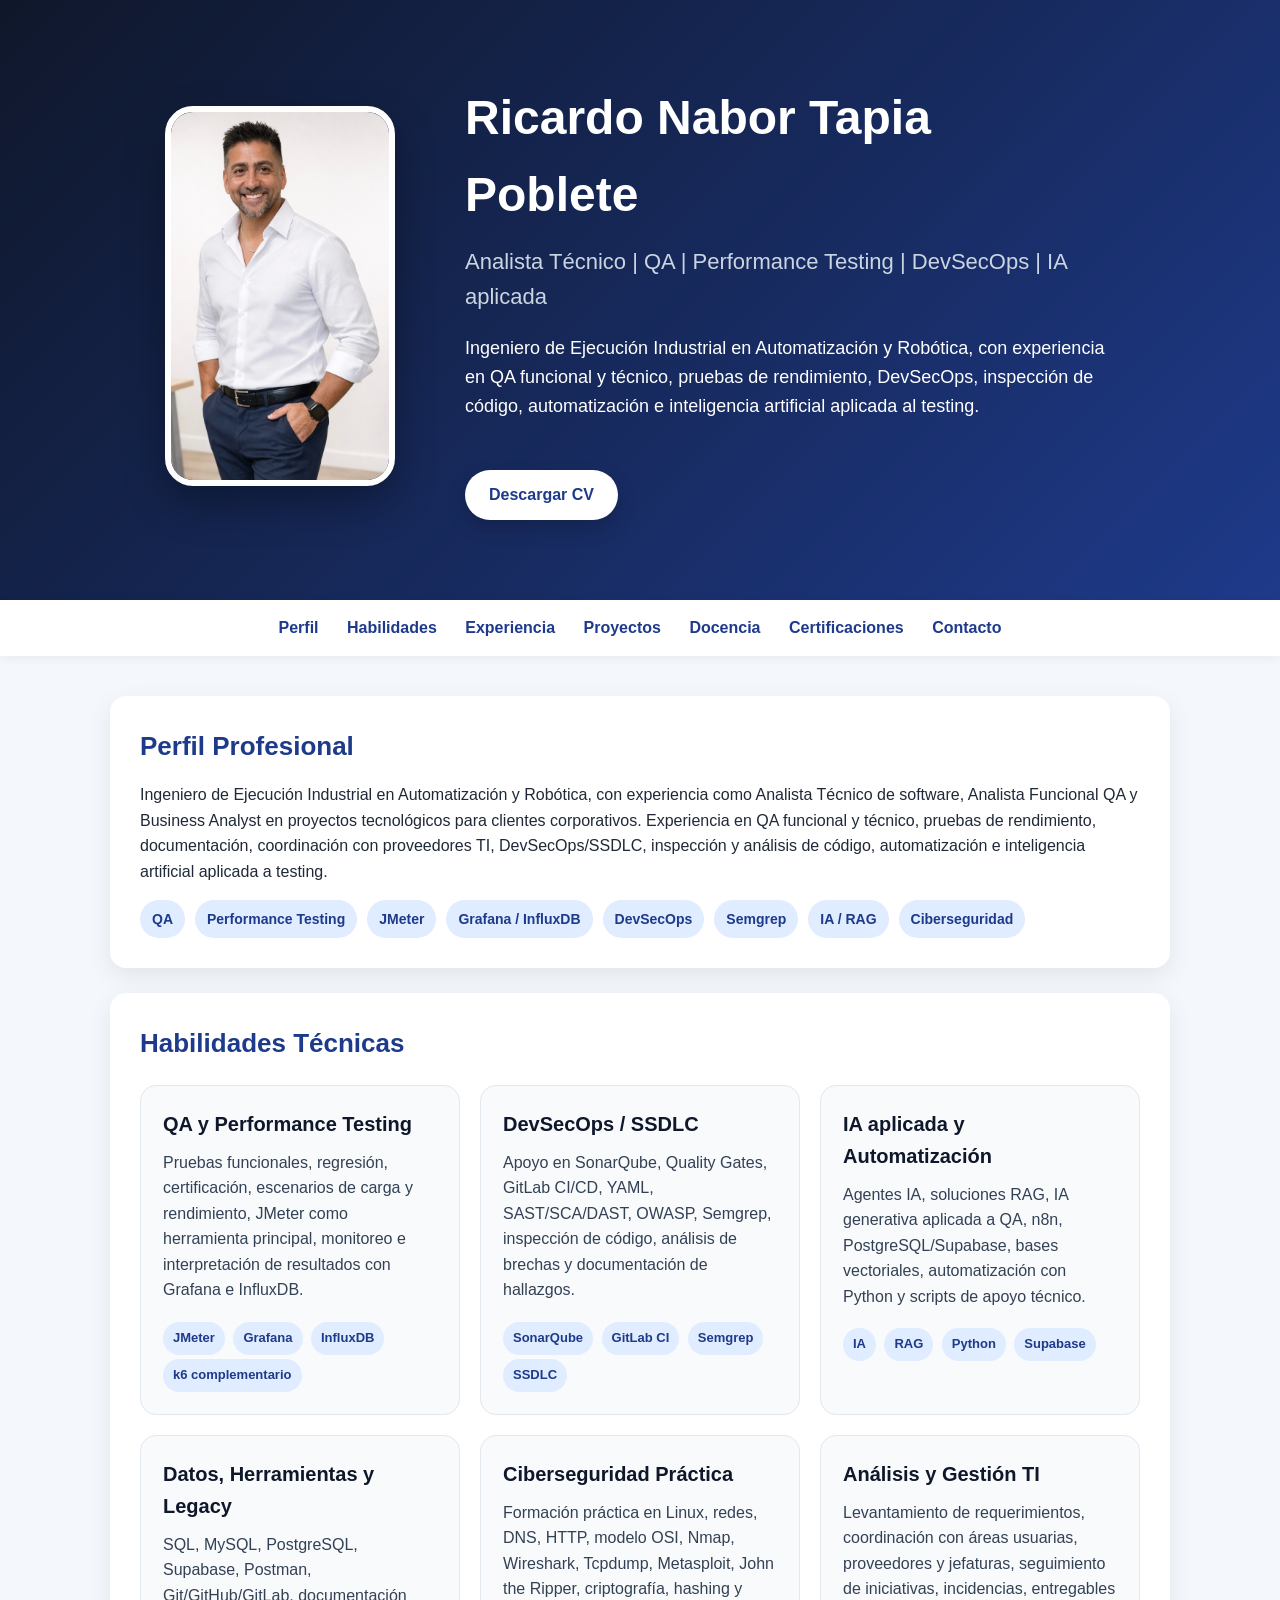
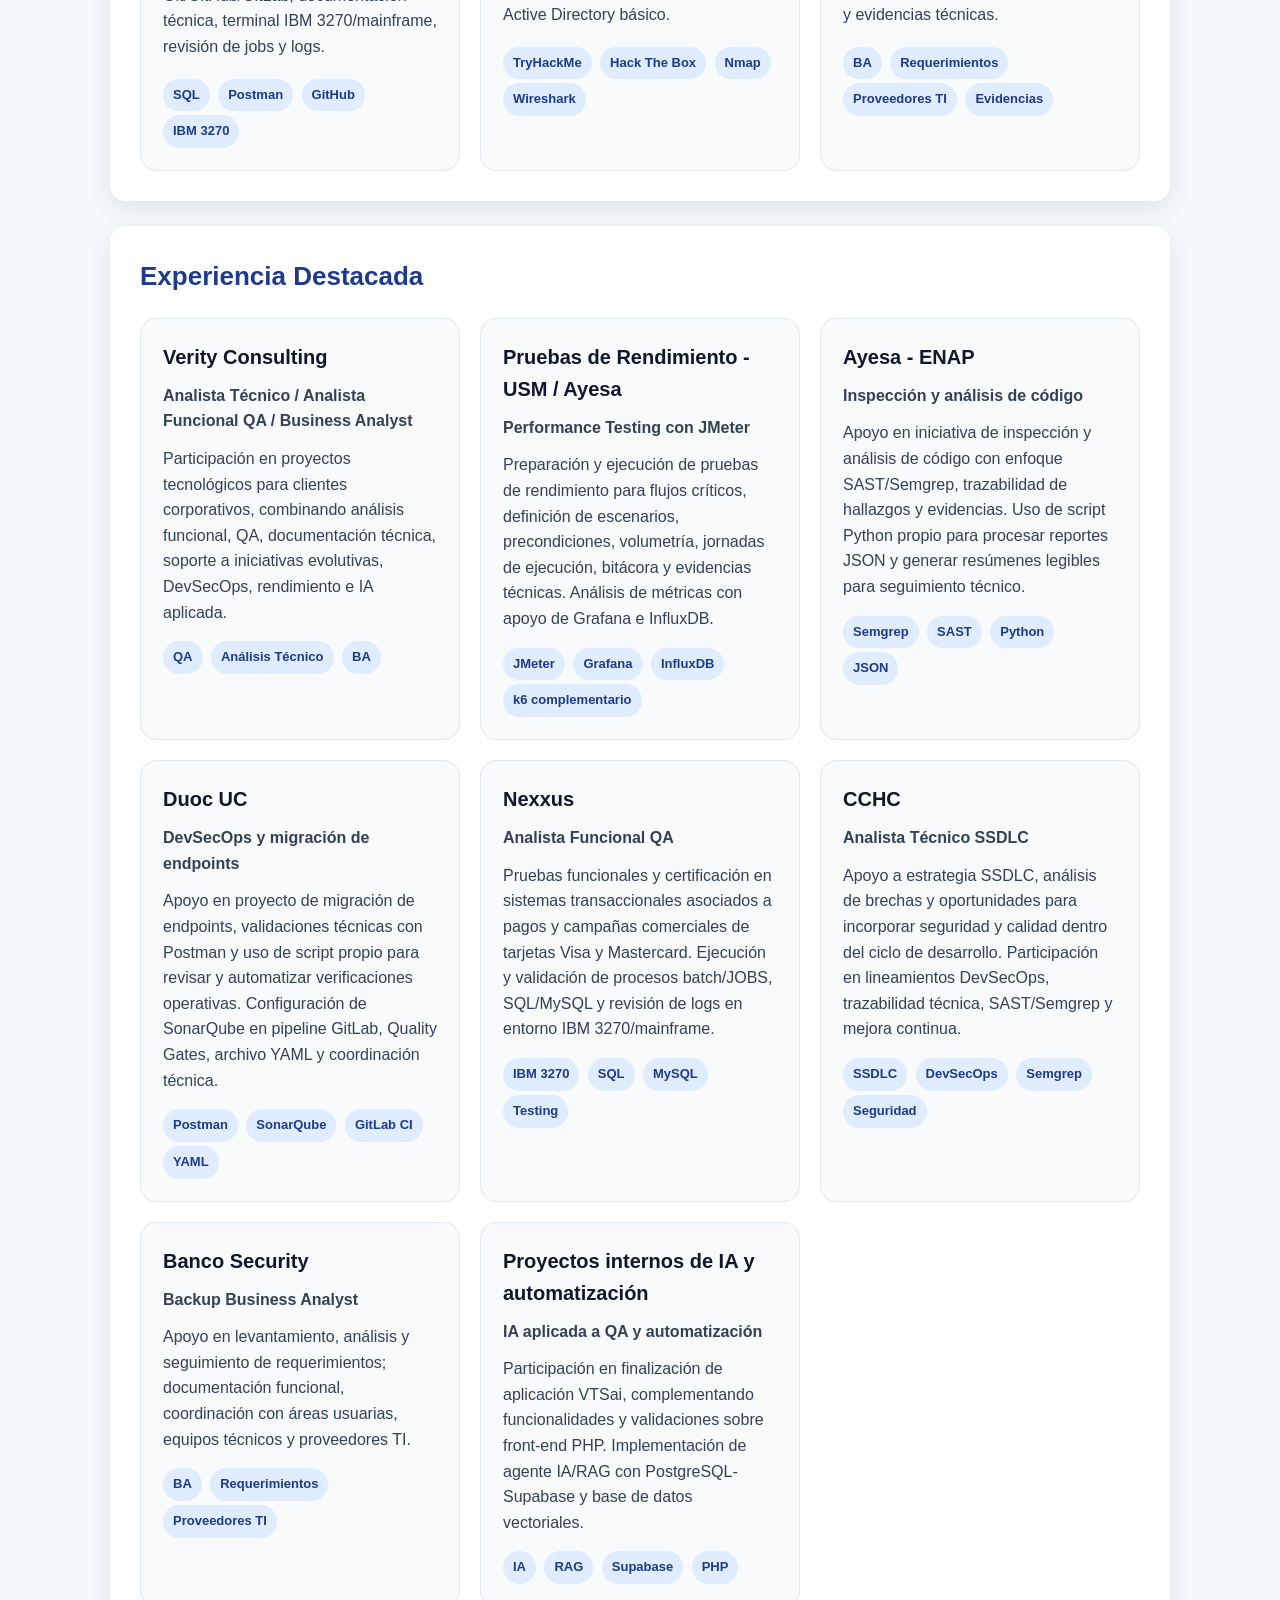
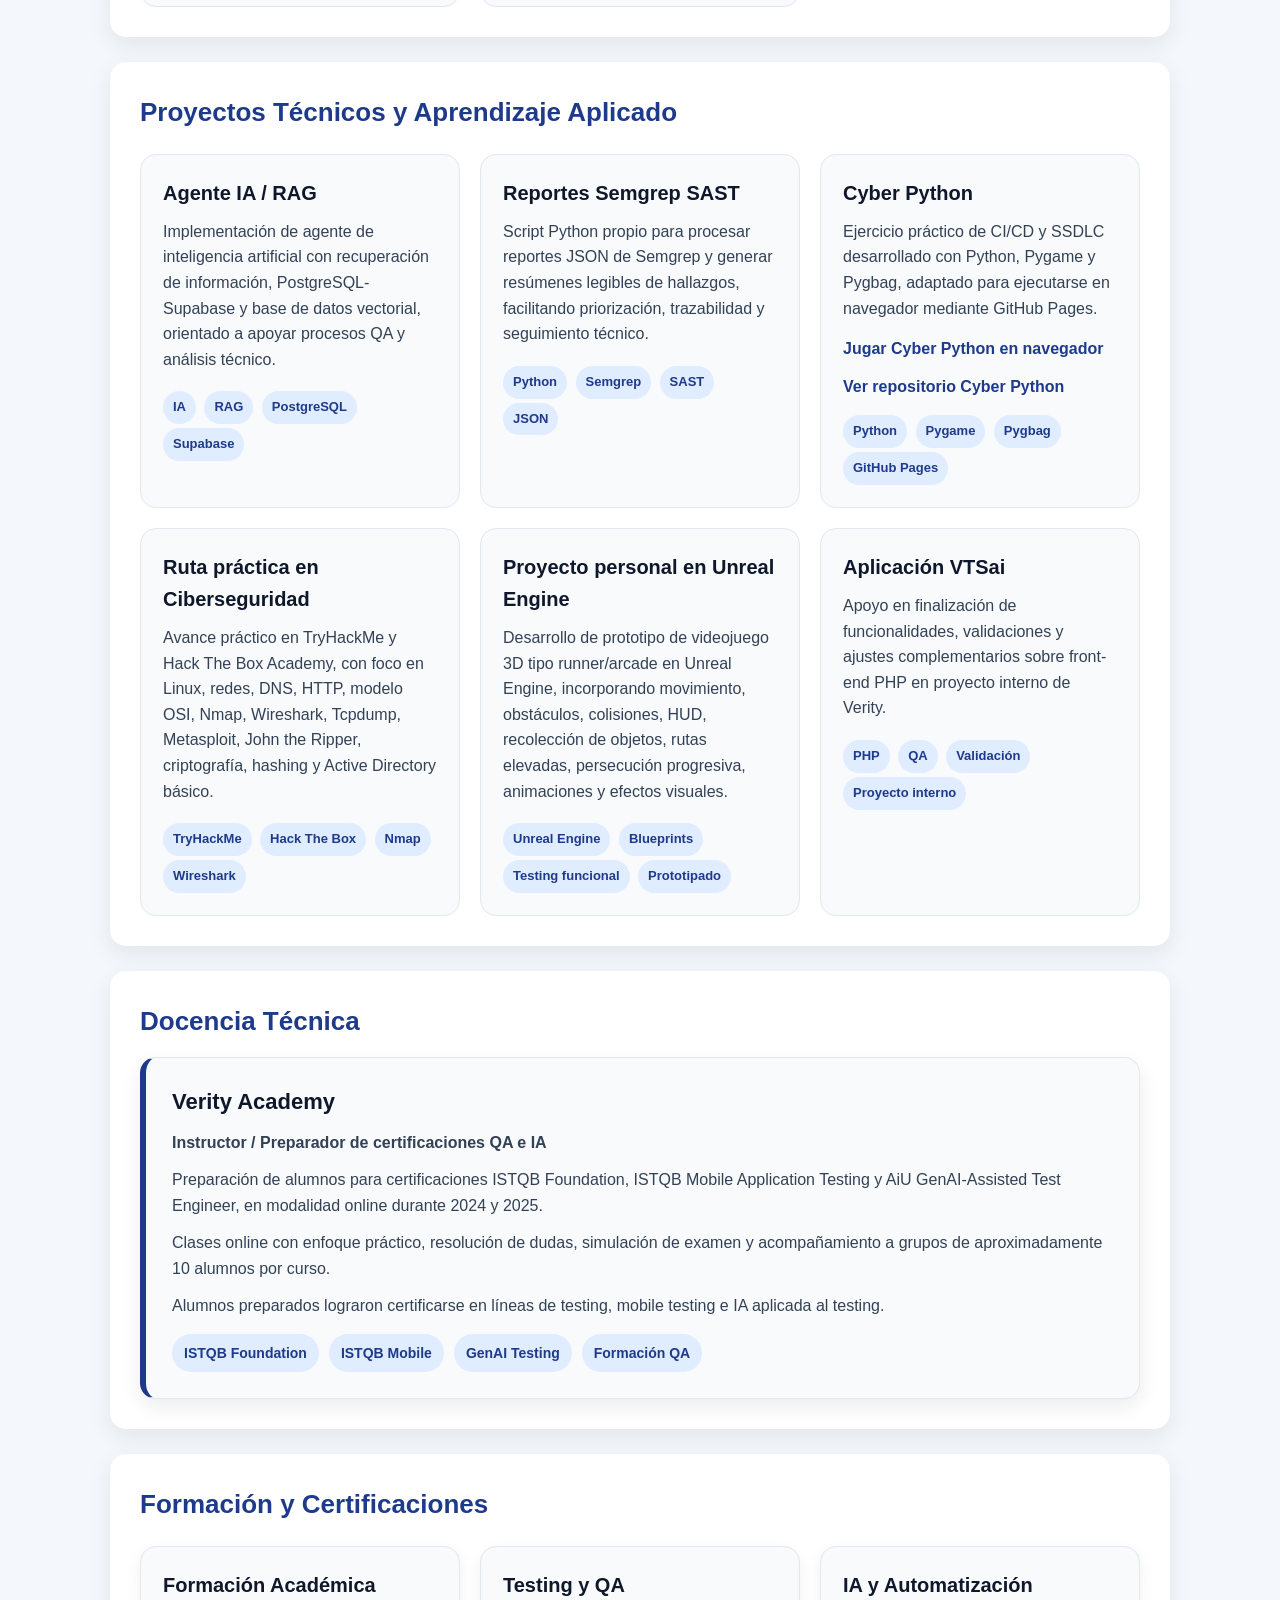
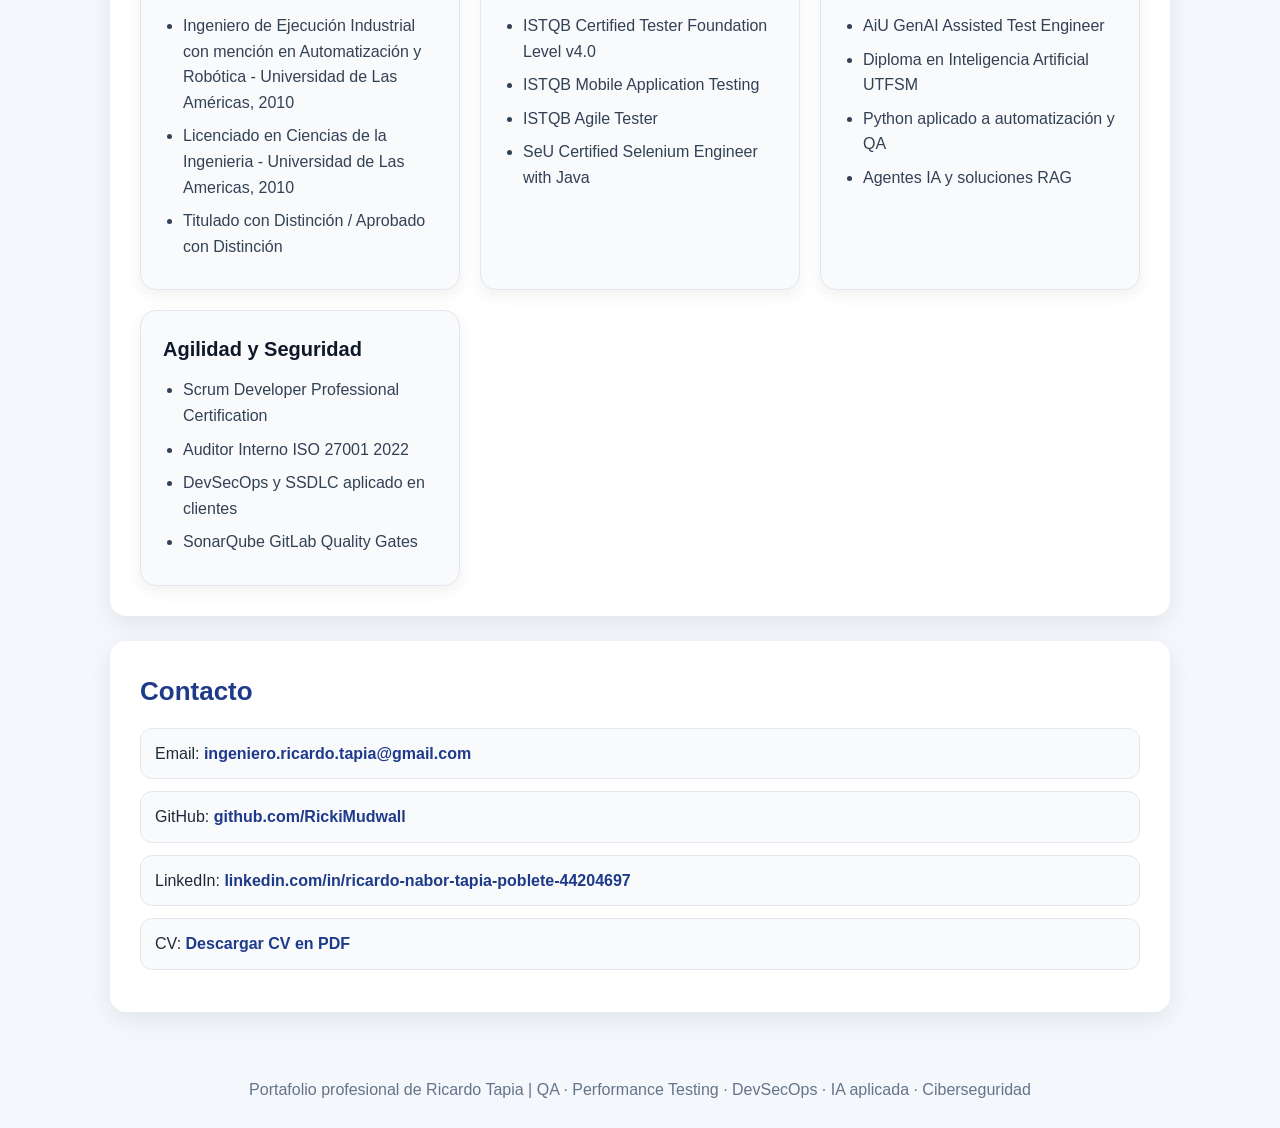
<file: index.html>
<!DOCTYPE html>
<html lang="es">
<head>
  <meta charset="UTF-8">
  <meta name="viewport" content="width=device-width, initial-scale=1.0">
  <title>Ricardo Tapia | QA, Performance, DevSecOps, IA y Ciberseguridad</title>
  
  <meta name="description" content="Portafolio profesional de Ricardo Tapia, Analista Técnico con experiencia en QA, pruebas de rendimiento, DevSecOps, IA aplicada, automatización, análisis técnico de software y ciberseguridad práctica.">
  
  <meta name="author" content="Ricardo Nabor Tapia Poblete">
  
  <meta name="keywords" content="Ricardo Tapia, QA, Testing, Performance Testing, JMeter, Grafana, InfluxDB, DevSecOps, SSDLC, Inteligencia Artificial, IA, RAG, Automatizacion, Analista Tecnico, Business Analyst, SonarQube, GitLab, Semgrep, SQL, Ciberseguridad">
  
  <meta property="og:title" content="Ricardo Tapia | Portafolio Profesional">
  <meta property="og:description" content="QA, Performance Testing, DevSecOps, IA aplicada, automatización, análisis técnico de software y ciberseguridad práctica.">
  <meta property="og:type" content="website">
  <meta property="og:url" content="https://rickimudwall.github.io/">
  
  <link rel="stylesheet" href="style.css">
</head>

<body>
  <header>
    <div class="hero-container">
      <div class="hero-image">
        <img src="perfil.jpg" alt="Foto de perfil de Ricardo Tapia" class="profile-photo">
      </div>
  
      <div class="hero-content">
        <h1>Ricardo Nabor Tapia Poblete</h1>
        <h2>Analista Técnico | QA | Performance Testing | DevSecOps | IA aplicada</h2>
        
        <p>
          Ingeniero de Ejecución Industrial en Automatización y Robótica, con experiencia en QA funcional y técnico,
          pruebas de rendimiento, DevSecOps, inspección de código, automatización e inteligencia artificial aplicada al testing.
        </p>
  
        <a class="btn-cv" href="CV_Ricardo_Tapia.pdf" download>
          Descargar CV
        </a>
      </div>
    </div>
  </header>

  <nav>
    <a href="#perfil">Perfil</a>
    <a href="#habilidades">Habilidades</a>
    <a href="#experiencia">Experiencia</a>
    <a href="#proyectos">Proyectos</a>
    <a href="#docencia">Docencia</a>
    <a href="#certificaciones">Certificaciones</a>
    <a href="#contacto">Contacto</a>
  </nav>

  <main>
    <section id="perfil">
      <h2>Perfil Profesional</h2>
      <p>
        Ingeniero de Ejecución Industrial en Automatización y Robótica, con experiencia como Analista Técnico de software,
        Analista Funcional QA y Business Analyst en proyectos tecnológicos para clientes corporativos.
        Experiencia en QA funcional y técnico, pruebas de rendimiento, documentación, coordinación con proveedores TI,
        DevSecOps/SSDLC, inspección y análisis de código, automatización e inteligencia artificial aplicada a testing.
      </p>
    
      <div class="badges">
        <span class="badge">QA</span>
        <span class="badge">Performance Testing</span>
        <span class="badge">JMeter</span>
        <span class="badge">Grafana / InfluxDB</span>
        <span class="badge">DevSecOps</span>
        <span class="badge">Semgrep</span>
        <span class="badge">IA / RAG</span>
        <span class="badge">Ciberseguridad</span>
      </div>
    </section>

    <section id="habilidades">
      <h2>Habilidades Técnicas</h2>
    
      <div class="skills-grid">
        <article class="skill-card">
          <h3>QA y Performance Testing</h3>
          <p>
            Pruebas funcionales, regresión, certificación, escenarios de carga y rendimiento,
            JMeter como herramienta principal, monitoreo e interpretación de resultados con Grafana e InfluxDB.
          </p>
          <span>JMeter</span>
          <span>Grafana</span>
          <span>InfluxDB</span>
          <span>k6 complementario</span>
        </article>
    
        <article class="skill-card">
          <h3>DevSecOps / SSDLC</h3>
          <p>
            Apoyo en SonarQube, Quality Gates, GitLab CI/CD, YAML, SAST/SCA/DAST,
            OWASP, Semgrep, inspección de código, análisis de brechas y documentación de hallazgos.
          </p>
          <span>SonarQube</span>
          <span>GitLab CI</span>
          <span>Semgrep</span>
          <span>SSDLC</span>
        </article>
    
        <article class="skill-card">
          <h3>IA aplicada y Automatización</h3>
          <p>
            Agentes IA, soluciones RAG, IA generativa aplicada a QA, n8n,
            PostgreSQL/Supabase, bases vectoriales, automatización con Python y scripts de apoyo técnico.
          </p>
          <span>IA</span>
          <span>RAG</span>
          <span>Python</span>
          <span>Supabase</span>
        </article>
    
        <article class="skill-card">
          <h3>Datos, Herramientas y Legacy</h3>
          <p>
            SQL, MySQL, PostgreSQL, Supabase, Postman, Git/GitHub/GitLab,
            documentación técnica, terminal IBM 3270/mainframe, revisión de jobs y logs.
          </p>
          <span>SQL</span>
          <span>Postman</span>
          <span>GitHub</span>
          <span>IBM 3270</span>
        </article>
    
        <article class="skill-card">
          <h3>Ciberseguridad Práctica</h3>
          <p>
            Formación práctica en Linux, redes, DNS, HTTP, modelo OSI, Nmap,
            Wireshark, Tcpdump, Metasploit, John the Ripper, criptografía, hashing y Active Directory básico.
          </p>
          <span>TryHackMe</span>
          <span>Hack The Box</span>
          <span>Nmap</span>
          <span>Wireshark</span>
        </article>
    
        <article class="skill-card">
          <h3>Análisis y Gestión TI</h3>
          <p>
            Levantamiento de requerimientos, coordinación con áreas usuarias,
            proveedores y jefaturas, seguimiento de iniciativas, incidencias,
            entregables y evidencias técnicas.
          </p>
          <span>BA</span>
          <span>Requerimientos</span>
          <span>Proveedores TI</span>
          <span>Evidencias</span>
        </article>
      </div>
    </section>
    
    <section id="experiencia">
      <h2>Experiencia Destacada</h2>
    
      <div class="experience-grid">
        <article class="experience-card">
          <h3>Verity Consulting</h3>
          <p><strong>Analista Técnico / Analista Funcional QA / Business Analyst</strong></p>
          <p>
            Participación en proyectos tecnológicos para clientes corporativos, combinando análisis funcional,
            QA, documentación técnica, soporte a iniciativas evolutivas, DevSecOps, rendimiento e IA aplicada.
          </p>
          <span>QA</span>
          <span>Análisis Técnico</span>
          <span>BA</span>
        </article>
    
        <article class="experience-card">
          <h3>Pruebas de Rendimiento - USM / Ayesa</h3>
          <p><strong>Performance Testing con JMeter</strong></p>
          <p>
            Preparación y ejecución de pruebas de rendimiento para flujos críticos, definición de escenarios,
            precondiciones, volumetría, jornadas de ejecución, bitácora y evidencias técnicas.
            Análisis de métricas con apoyo de Grafana e InfluxDB.
          </p>
          <span>JMeter</span>
          <span>Grafana</span>
          <span>InfluxDB</span>
          <span>k6 complementario</span>
        </article>
    
        <article class="experience-card">
          <h3>Ayesa - ENAP</h3>
          <p><strong>Inspección y análisis de código</strong></p>
          <p>
            Apoyo en iniciativa de inspección y análisis de código con enfoque SAST/Semgrep,
            trazabilidad de hallazgos y evidencias. Uso de script Python propio para procesar reportes JSON
            y generar resúmenes legibles para seguimiento técnico.
          </p>
          <span>Semgrep</span>
          <span>SAST</span>
          <span>Python</span>
          <span>JSON</span>
        </article>
    
        <article class="experience-card">
          <h3>Duoc UC</h3>
          <p><strong>DevSecOps y migración de endpoints</strong></p>
          <p>
            Apoyo en proyecto de migración de endpoints, validaciones técnicas con Postman y uso de script propio
            para revisar y automatizar verificaciones operativas. Configuración de SonarQube en pipeline GitLab,
            Quality Gates, archivo YAML y coordinación técnica.
          </p>
          <span>Postman</span>
          <span>SonarQube</span>
          <span>GitLab CI</span>
          <span>YAML</span>
        </article>
    
        <article class="experience-card">
          <h3>Nexxus</h3>
          <p><strong>Analista Funcional QA</strong></p>
          <p>
            Pruebas funcionales y certificación en sistemas transaccionales asociados a pagos y campañas
            comerciales de tarjetas Visa y Mastercard. Ejecución y validación de procesos batch/JOBS,
            SQL/MySQL y revisión de logs en entorno IBM 3270/mainframe.
          </p>
          <span>IBM 3270</span>
          <span>SQL</span>
          <span>MySQL</span>
          <span>Testing</span>
        </article>
    
        <article class="experience-card">
          <h3>CCHC</h3>
          <p><strong>Analista Técnico SSDLC</strong></p>
          <p>
            Apoyo a estrategia SSDLC, análisis de brechas y oportunidades para incorporar seguridad y calidad
            dentro del ciclo de desarrollo. Participación en lineamientos DevSecOps, trazabilidad técnica,
            SAST/Semgrep y mejora continua.
          </p>
          <span>SSDLC</span>
          <span>DevSecOps</span>
          <span>Semgrep</span>
          <span>Seguridad</span>
        </article>
    
        <article class="experience-card">
          <h3>Banco Security</h3>
          <p><strong>Backup Business Analyst</strong></p>
          <p>
            Apoyo en levantamiento, análisis y seguimiento de requerimientos; documentación funcional,
            coordinación con áreas usuarias, equipos técnicos y proveedores TI.
          </p>
          <span>BA</span>
          <span>Requerimientos</span>
          <span>Proveedores TI</span>
        </article>
    
        <article class="experience-card">
          <h3>Proyectos internos de IA y automatización</h3>
          <p><strong>IA aplicada a QA y automatización</strong></p>
          <p>
            Participación en finalización de aplicación VTSai, complementando funcionalidades y validaciones
            sobre front-end PHP. Implementación de agente IA/RAG con PostgreSQL-Supabase y base de datos vectoriales.
          </p>
          <span>IA</span>
          <span>RAG</span>
          <span>Supabase</span>
          <span>PHP</span>
        </article>
      </div>
    </section>

    <section id="proyectos">
      <h2>Proyectos Técnicos y Aprendizaje Aplicado</h2>
    
      <div class="project-grid">
        <article class="project-card">
          <h3>Agente IA / RAG</h3>
          <p>
            Implementación de agente de inteligencia artificial con recuperación de información,
            PostgreSQL-Supabase y base de datos vectorial, orientado a apoyar procesos QA y análisis técnico.
          </p>
          <span>IA</span>
          <span>RAG</span>
          <span>PostgreSQL</span>
          <span>Supabase</span>
        </article>
    
        <article class="project-card">
          <h3>Reportes Semgrep SAST</h3>
          <p>
            Script Python propio para procesar reportes JSON de Semgrep y generar resúmenes legibles
            de hallazgos, facilitando priorización, trazabilidad y seguimiento técnico.
          </p>
          <span>Python</span>
          <span>Semgrep</span>
          <span>SAST</span>
          <span>JSON</span>
        </article>
    
        <article class="project-card">
          <h3>Cyber Python</h3>
          <p>
            Ejercicio práctico de CI/CD y SSDLC desarrollado con Python, Pygame y Pygbag,
            adaptado para ejecutarse en navegador mediante GitHub Pages.
          </p>
          <a class="project-link" href="https://rickimudwall.github.io/cyber-python/" target="_blank" rel="noopener noreferrer">
            Jugar Cyber Python en navegador
          </a>
          <a class="project-link" href="https://github.com/RickiMudwall/cyber-python.git" target="_blank" rel="noopener noreferrer">
            Ver repositorio Cyber Python
          </a>
          <span>Python</span>
          <span>Pygame</span>
          <span>Pygbag</span>
          <span>GitHub Pages</span>
        </article>
    
        <article class="project-card">
          <h3>Ruta práctica en Ciberseguridad</h3>
          <p>
            Avance práctico en TryHackMe y Hack The Box Academy, con foco en Linux, redes,
            DNS, HTTP, modelo OSI, Nmap, Wireshark, Tcpdump, Metasploit, John the Ripper,
            criptografía, hashing y Active Directory básico.
          </p>
          <span>TryHackMe</span>
          <span>Hack The Box</span>
          <span>Nmap</span>
          <span>Wireshark</span>
        </article>
    
        <article class="project-card">
          <h3>Proyecto personal en Unreal Engine</h3>
          <p>
            Desarrollo de prototipo de videojuego 3D tipo runner/arcade en Unreal Engine,
            incorporando movimiento, obstáculos, colisiones, HUD, recolección de objetos,
            rutas elevadas, persecución progresiva, animaciones y efectos visuales.
          </p>
          <span>Unreal Engine</span>
          <span>Blueprints</span>
          <span>Testing funcional</span>
          <span>Prototipado</span>
        </article>
    
        <article class="project-card">
          <h3>Aplicación VTSai</h3>
          <p>
            Apoyo en finalización de funcionalidades, validaciones y ajustes complementarios
            sobre front-end PHP en proyecto interno de Verity.
          </p>
          <span>PHP</span>
          <span>QA</span>
          <span>Validación</span>
          <span>Proyecto interno</span>
        </article>
      </div>
    </section>

    <section id="docencia">
      <h2>Docencia Técnica</h2>
    
      <div class="teaching-card">
        <h3>Verity Academy</h3>
        <p><strong>Instructor / Preparador de certificaciones QA e IA</strong></p>
        <p>
          Preparación de alumnos para certificaciones ISTQB Foundation,
          ISTQB Mobile Application Testing y AiU GenAI-Assisted Test Engineer,
          en modalidad online durante 2024 y 2025.
        </p>
        <p>
          Clases online con enfoque práctico, resolución de dudas, simulación de examen
          y acompañamiento a grupos de aproximadamente 10 alumnos por curso.
        </p>
        <p>
          Alumnos preparados lograron certificarse en líneas de testing,
          mobile testing e IA aplicada al testing.
        </p>
    
        <div class="badges">
          <span class="badge">ISTQB Foundation</span>
          <span class="badge">ISTQB Mobile</span>
          <span class="badge">GenAI Testing</span>
          <span class="badge">Formación QA</span>
        </div>
      </div>
    </section>
    
    <section id="certificaciones">
      <h2>Formación y Certificaciones</h2>
    
      <div class="cert-grid">
        <article class="cert-card">
          <h3>Formación Académica</h3>
          <ul>
            <li>Ingeniero de Ejecución Industrial con mención en Automatización y Robótica - Universidad de Las Américas, 2010</li>
            <li>Licenciado en Ciencias de la Ingenieria - Universidad de Las Americas, 2010</li>
            <li>Titulado con Distinción / Aprobado con Distinción</li>
          </ul>
        </article>

        <article class="cert-card">
          <h3>Testing y QA</h3>
          <ul>
            <li>ISTQB Certified Tester Foundation Level v4.0</li>
            <li>ISTQB Mobile Application Testing</li>
            <li>ISTQB Agile Tester</li>
            <li>SeU Certified Selenium Engineer with Java</li>
          </ul>
        </article>
    
        <article class="cert-card">
          <h3>IA y Automatización</h3>
          <ul>
            <li>AiU GenAI Assisted Test Engineer</li>
            <li>Diploma en Inteligencia Artificial UTFSM</li>
            <li>Python aplicado a automatización y QA</li>
            <li>Agentes IA y soluciones RAG</li>
          </ul>
        </article>
    
        <article class="cert-card">
          <h3>Agilidad y Seguridad</h3>
          <ul>
            <li>Scrum Developer Professional Certification</li>
            <li>Auditor Interno ISO 27001 2022</li>
            <li>DevSecOps y SSDLC aplicado en clientes</li>
            <li>SonarQube GitLab Quality Gates</li>
          </ul>
        </article>
      </div>
    </section>

    <section id="contacto">
      <h2>Contacto</h2>
    
      <p>
        Email:
        <a href="mailto:ingeniero.ricardo.tapia@gmail.com">
          ingeniero.ricardo.tapia@gmail.com
        </a>
      </p>
    
      <p>
        GitHub:
        <a href="https://github.com/RickiMudwall" target="_blank" rel="noopener noreferrer">
          github.com/RickiMudwall
        </a>
      </p>
    
      <p>
        LinkedIn:
        <a href="https://www.linkedin.com/in/ricardo-nabor-tapia-poblete-44204697" target="_blank" rel="noopener noreferrer">
          linkedin.com/in/ricardo-nabor-tapia-poblete-44204697
        </a>
      </p>
    
      <p>
        CV:
        <a href="CV_Ricardo_Tapia.pdf" download>
          Descargar CV en PDF
        </a>
      </p>
    </section>
  </main>

  <footer>
    <p>Portafolio profesional de Ricardo Tapia | QA · Performance Testing · DevSecOps · IA aplicada · Ciberseguridad</p>
  </footer>
  
  <button id="topButton" class="top-button" aria-label="Volver arriba">
    ↑
  </button>
  
  <script src="script.js" defer></script>
  </body>
  </html>
</file>
<file: style.css>
* {
  box-sizing: border-box;
  margin: 0;
  padding: 0;
}

html {
  scroll-behavior: smooth;
}

body {
  font-family: Arial, Helvetica, sans-serif;
  background: #f4f7fb;
  color: #1f2937;
  line-height: 1.6;
}

header {
  background: linear-gradient(135deg, #0f172a, #1e3a8a);
  color: white;
  padding: 80px 20px;
}

.profile-photo {
  width: 230px;
  height: auto;
  border-radius: 28px;
  background: white;
  padding: 0;
  border: 6px solid white;
  box-shadow: 0 18px 42px rgba(0, 0, 0, 0.32);
}

.hero-container {
  max-width: 1050px;
  margin: 0 auto;
  display: flex;
  align-items: center;
  justify-content: center;
  gap: 70px;
}

.hero-image {
  flex: 0 0 auto;
}

.hero-content {
  max-width: 650px;
  text-align: left;
}

.hero-content h1 {
  font-size: 48px;
  margin-bottom: 10px;
}

.hero-content h2 {
  font-size: 22px;
  font-weight: 400;
  color: #cbd5e1;
  margin-bottom: 20px;
}

.hero-content p {
  max-width: 650px;
  margin: 0 0 25px 0;
  font-size: 18px;
}

header h1 {
  font-size: 42px;
  margin-bottom: 10px;
}

header h2 {
  font-size: 22px;
  font-weight: 400;
  color: #cbd5e1;
  margin-bottom: 20px;
}

header p {
  max-width: 850px;
  margin: 0 auto;
  font-size: 18px;
}

.btn-cv {
  display: inline-block;
  margin-top: 25px;
  padding: 12px 24px;
  background: white;
  color: #1e3a8a;
  text-decoration: none;
  font-weight: bold;
  border-radius: 999px;
  box-shadow: 0 8px 20px rgba(0, 0, 0, 0.18);
  transition: transform 0.2s ease, box-shadow 0.2s ease;
}

.btn-cv:hover {
  transform: translateY(-2px);
  box-shadow: 0 12px 28px rgba(0, 0, 0, 0.25);
}

nav {
  background: white;
  padding: 15px;
  text-align: center;
  box-shadow: 0 2px 10px rgba(0, 0, 0, 0.06);
  position: sticky;
  top: 0;
}

nav a {
  color: #1e3a8a;
  text-decoration: none;
  font-weight: bold;
  margin: 0 12px;
}

nav a:hover {
  text-decoration: underline;
}

main {
  max-width: 1100px;
  margin: 40px auto;
  padding: 0 20px;
}

section {
  background: white;
  margin-bottom: 25px;
  padding: 30px;
  border-radius: 16px;
  box-shadow: 0 8px 24px rgba(15, 23, 42, 0.08);
}

section h2 {
  color: #1e3a8a;
  margin-bottom: 15px;
  font-size: 26px;
}

section p {
  margin-bottom: 12px;
}

ul {
  padding-left: 22px;
}

li {
  margin-bottom: 8px;
}

.badges {
  display: flex;
  flex-wrap: wrap;
  gap: 10px;
  margin-top: 15px;
}

.badge {
  background: #e0ecff;
  color: #1e3a8a;
  padding: 8px 12px;
  border-radius: 999px;
  font-size: 14px;
  font-weight: bold;
}

footer {
  text-align: center;
  padding: 25px;
  color: #64748b;
}

#contacto a {
  color: #1e3a8a;
  font-weight: bold;
  text-decoration: none;
}

#contacto a:hover,
#contacto a:focus {
  text-decoration: underline;
}

#contacto p {
  background: #f8fafc;
  padding: 12px 14px;
  border-radius: 12px;
  margin-bottom: 12px;
  border: 1px solid #e2e8f0;
}

.project-grid {
  display: grid;
  grid-template-columns: repeat(auto-fit, minmax(240px, 1fr));
  gap: 20px;
  margin-top: 20px;
}

.project-card {
  background: #f8fafc;
  border: 1px solid #e2e8f0;
  border-radius: 16px;
  padding: 22px;
  transition: transform 0.2s ease, box-shadow 0.2s ease;
}

.project-card:hover {
  transform: translateY(-4px);
  box-shadow: 0 12px 28px rgba(15, 23, 42, 0.12);
}

.project-card h3 {
  color: #0f172a;
  font-size: 20px;
  margin-bottom: 10px;
}

.project-card p {
  color: #334155;
  margin-bottom: 15px;
}

.project-card span {
  display: inline-block;
  background: #e0ecff;
  color: #1e3a8a;
  padding: 6px 10px;
  border-radius: 999px;
  font-size: 13px;
  font-weight: bold;
  margin: 4px 4px 0 0;
}

.project-link {
  display: inline-block;
  color: #1e3a8a;
  font-weight: bold;
  margin-bottom: 12px;
  text-decoration: none;
}

.project-link:hover,
.project-link:focus {
  text-decoration: underline;
}

.cert-grid {
  display: grid;
  grid-template-columns: repeat(auto-fit, minmax(260px, 1fr));
  gap: 20px;
  margin-top: 20px;
}

.cert-card {
  background: #f8fafc;
  border: 1px solid #e2e8f0;
  border-radius: 16px;
  padding: 22px;
  box-shadow: 0 6px 16px rgba(15, 23, 42, 0.06);
  transition: transform 0.2s ease, box-shadow 0.2s ease;
}

.cert-card:hover {
  transform: translateY(-4px);
  box-shadow: 0 12px 28px rgba(15, 23, 42, 0.12);
}

.cert-card h3 {
  color: #0f172a;
  font-size: 20px;
  margin-bottom: 12px;
}

.cert-card ul {
  padding-left: 20px;
}

.cert-card li {
  color: #334155;
  margin-bottom: 8px;
}

.experience-grid {
  display: grid;
  grid-template-columns: repeat(auto-fit, minmax(260px, 1fr));
  gap: 20px;
  margin-top: 20px;
}

.experience-card {
  background: #f8fafc;
  border: 1px solid #e2e8f0;
  border-radius: 16px;
  padding: 22px;
  transition: transform 0.2s ease, box-shadow 0.2s ease;
}

.experience-card:hover {
  transform: translateY(-4px);
  box-shadow: 0 12px 28px rgba(15, 23, 42, 0.12);
}

.experience-card h3 {
  color: #0f172a;
  font-size: 20px;
  margin-bottom: 10px;
}

.experience-card p {
  color: #334155;
  margin-bottom: 12px;
}

.experience-card span {
  display: inline-block;
  background: #e0ecff;
  color: #1e3a8a;
  padding: 6px 10px;
  border-radius: 999px;
  font-size: 13px;
  font-weight: bold;
  margin: 4px 4px 0 0;
}

.top-button {
  position: fixed;
  right: 24px;
  bottom: 24px;
  width: 48px;
  height: 48px;
  border: none;
  border-radius: 50%;
  background: #1e3a8a;
  color: white;
  font-size: 24px;
  font-weight: bold;
  cursor: pointer;
  opacity: 0;
  visibility: hidden;
  transform: translateY(12px);
  box-shadow: 0 10px 24px rgba(15, 23, 42, 0.25);
  transition: opacity 0.2s ease, transform 0.2s ease, visibility 0.2s ease;
}

.top-button.show {
  opacity: 1;
  visibility: visible;
  transform: translateY(0);
}

.top-button:hover {
  background: #0f172a;
  transform: translateY(-3px);
}

.teaching-card {
  background: #f8fafc;
  border: 1px solid #e2e8f0;
  border-left: 6px solid #1e3a8a;
  border-radius: 16px;
  padding: 26px;
  box-shadow: 0 8px 20px rgba(15, 23, 42, 0.08);
  transition: transform 0.2s ease, box-shadow 0.2s ease;
}

.teaching-card:hover {
  transform: translateY(-4px);
  box-shadow: 0 12px 28px rgba(15, 23, 42, 0.12);
}

.teaching-card h3 {
  color: #0f172a;
  font-size: 22px;
  margin-bottom: 10px;
}

.teaching-card p {
  color: #334155;
  margin-bottom: 12px;
}

.skills-grid {
  display: grid;
  grid-template-columns: repeat(auto-fit, minmax(260px, 1fr));
  gap: 20px;
  margin-top: 20px;
}

.skill-card {
  background: #f8fafc;
  border: 1px solid #e2e8f0;
  border-radius: 16px;
  padding: 22px;
  transition: transform 0.2s ease, box-shadow 0.2s ease;
}

.skill-card:hover {
  transform: translateY(-4px);
  box-shadow: 0 12px 28px rgba(15, 23, 42, 0.12);
}

.skill-card h3 {
  color: #0f172a;
  font-size: 20px;
  margin-bottom: 10px;
}

.skill-card p {
  color: #334155;
  margin-bottom: 15px;
}

.skill-card span {
  display: inline-block;
  background: #e0ecff;
  color: #1e3a8a;
  padding: 6px 10px;
  border-radius: 999px;
  font-size: 13px;
  font-weight: bold;
  margin: 4px 4px 0 0;
}

@media (max-width: 700px) {
  header h1 {
    font-size: 32px;
  }

  header h2 {
    font-size: 18px;
  }

  nav a {
    display: inline-block;
    margin: 6px;
  }

  section {
    padding: 22px;
  }

    .hero-container {
    flex-direction: column;
    gap: 30px;
    text-align: center;
  }

  .hero-content {
    text-align: center;
  }

  .hero-content h1 {
    font-size: 34px;
  }

  .hero-content h2 {
    font-size: 18px;
  }

  .hero-content p {
    margin: 0 auto 25px auto;
    font-size: 16px;
  }

  .profile-photo {
    width: 170px;
    height: auto;
  }
}
</file>
